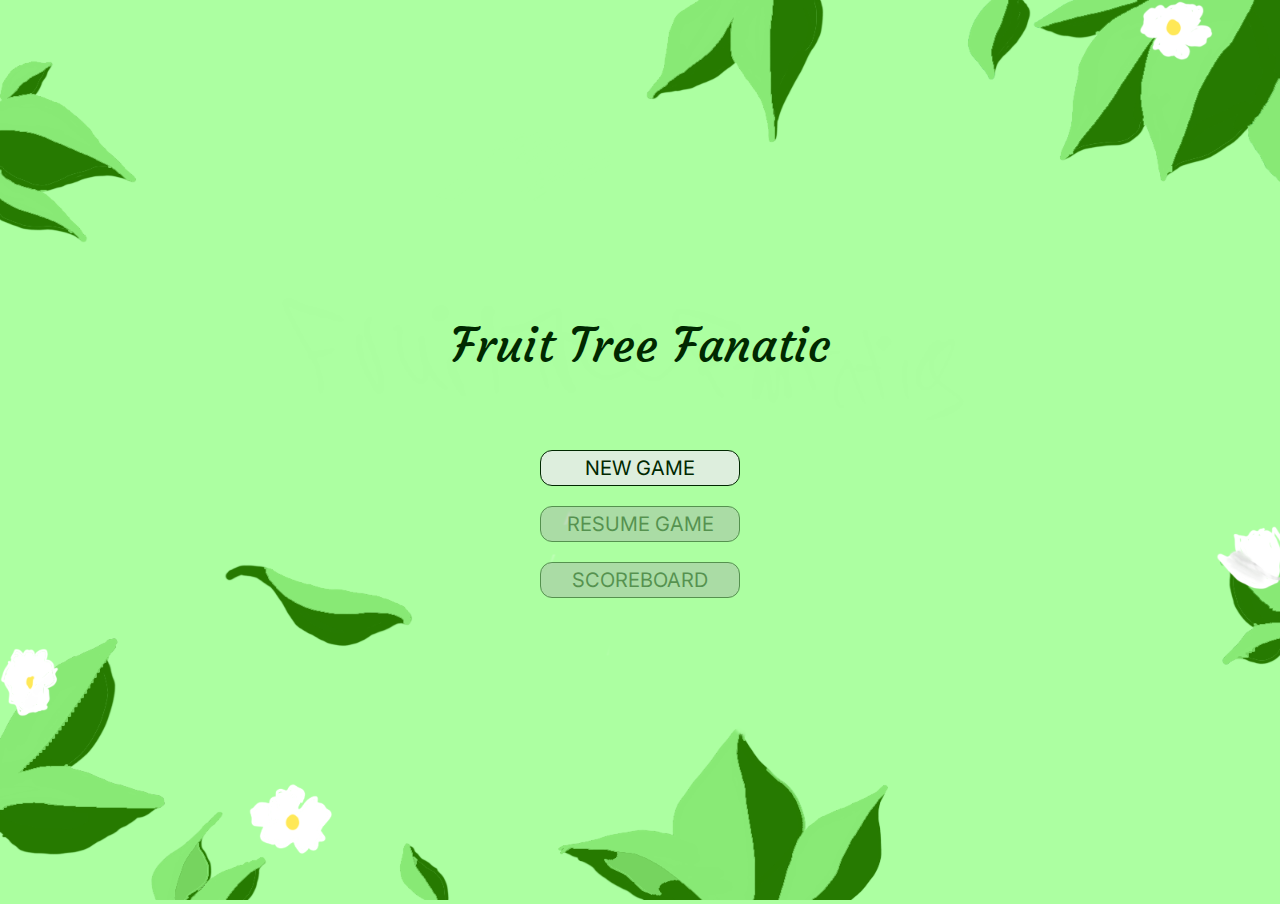
<file: index.html>
<!DOCTYPE html>
<html lang='en'>
	<head>
		<meta charset="utf-8">
		<meta name="viewport" content="width=device-width, initial-scale=1">
		<title>Fruit Tree Fanatic</title>

		<link rel="preconnect" href="https://fonts.googleapis.com">
		<link rel="preconnect" href="https://fonts.gstatic.com" crossorigin>
		<link href="https://fonts.googleapis.com/css2?family=Courgette&family=Inter&display=swap" rel="stylesheet">

		<link rel='stylesheet' href='./css/ftf.css'></link>
		<link rel='stylesheet' href='./css/index.css'>

		<link rel="shortcut icon" href="images/peach.ico" type="image/x-icon">
		<link rel="icon" href="images/peach.ico" type="image/x-icon">
	</head>
	<body class='index'>
		<!-- leaf border image -->
		<img src="images/homePageImg.png" class="homeBackground">

		<!-- background music -->
		<audio loop src="./audio/FTFGeneralMusic.mp3" id="generalTheme"></audio>

	
    <!-- Mute button -->
	<div id="muteDiv" class='index hidden'>
		<button class="muteBtn" onclick="toggleSound()">
			<img src="./images/mute.png" class="muteImg">
		</button>
	</div>

		<!--  secondLayer -->
		<header id='main-title' class="secondLayer">Fruit Tree Fanatic</header>

		<div id='main-buttons' class="secondLayer">
			<a id='new-game-link' href='new-game.html'><button id='new-game' class='index'>New Game</button></a>
			<br>
			<button id='resume-game' class='index' onclick="location.href = 'main-page.html'">Resume Game</button>
			<br>
			<button id='toScoreboard' class='index' onclick="location.href = 'scoreboard.html'">Scoreboard</button>
		</div> <!-- end of main-buttons -->

		<script src='ftf.js' type="text/javascript"></script>
	</body>
</html>
</file>
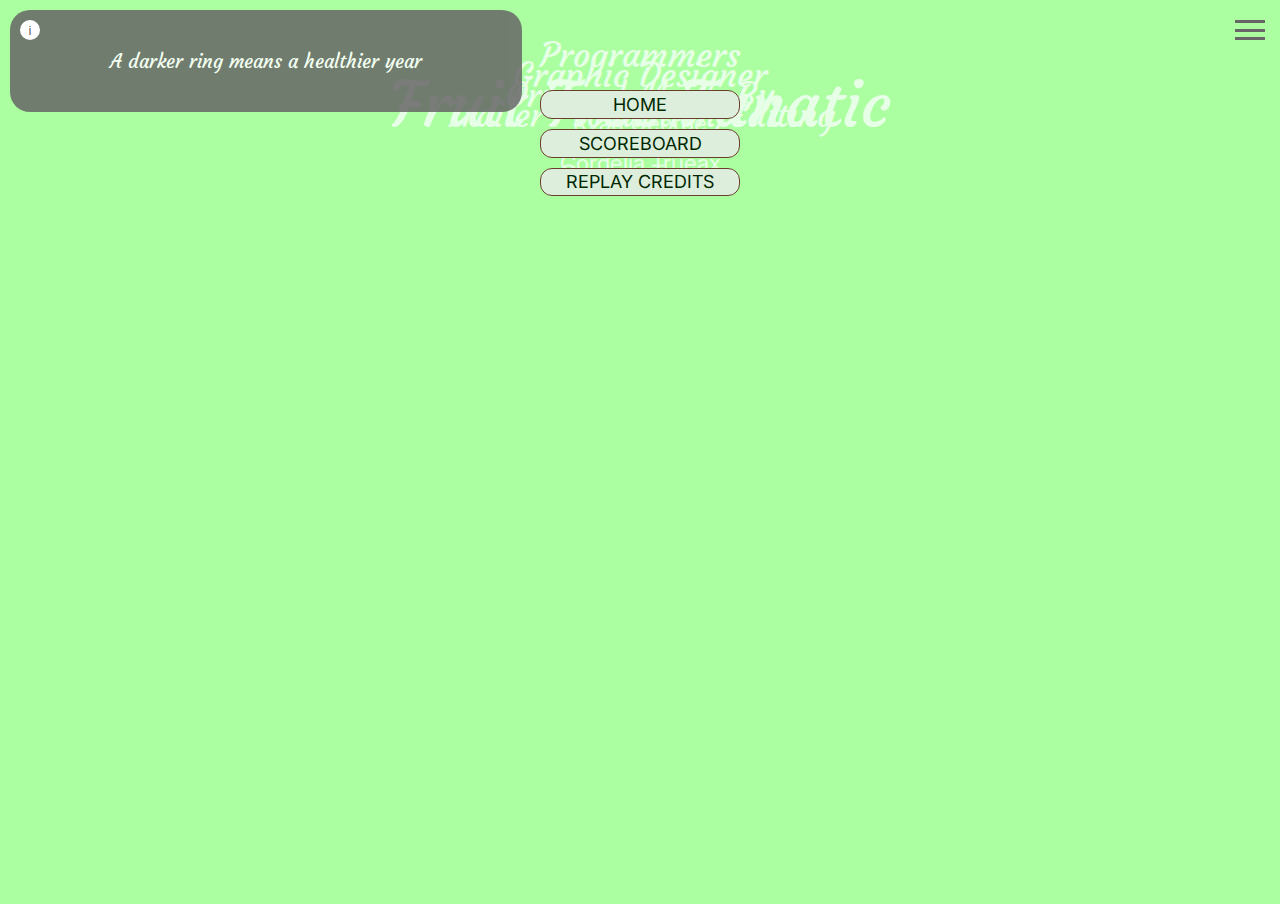
<file: end-page.html>
<!DOCTYPE html>
<html lang='en'>
	<head>
		<meta charset="utf-8">
		<meta name="viewport" content="width=device-width, initial-scale=1">
		<title>Credits</title>

		<link rel="preconnect" href="https://fonts.googleapis.com">
		<link rel="preconnect" href="https://fonts.gstatic.com" crossorigin>
		<link href="https://fonts.googleapis.com/css2?family=Courgette&family=Inter&display=swap" rel="stylesheet">

		<link rel='stylesheet' href='./css/ftf.css'></link>
		<link rel='stylesheet' href='./css/end-page.css'></link>

		<link rel="shortcut icon" href="images/peach.ico" type="image/x-icon">
		<link rel="icon" href="images/peach.ico" type="image/x-icon">
	</head>
	<body>

		<div id="transition"></div>
		
		<button id='infoBtn' class='white' onclick=toggleInfo()>i</button>
		<div id='infoMain' class=''>
      		<p id='infoMainText'>A darker ring means a healthier year</p>
  		</div>

		<!-- Background music -->
		<audio src="./audio/FTFGeneralMusic.mp3" id="generalTheme"></audio>
		
		<!-- button to open menu -->
		<button onclick=toggleMainMenu() id='menuOpen'>
        		<div class="menuDash"></div>
        		<div class="menuDash"></div>
        		<div class="menuDash"></div>
      		</button>
		
		<div id='mainMenu'>
      			<button class='mainMenuBtn' onclick="endPageHomeBtn()">home</button>
      			<button class='mainMenuBtn' onclick=toggleMainMenu()>close</button>
    		</div> <!-- end of mainMenu -->

		<div id='creditWindow'>
			<div class='creditDiv' id='titleCredit'>
				<p>Fruit Tree Fanatic</p>
			</div> <!-- end of creditDiv / titleCredit -->
			<div class='creditDiv'>
				<p class='creditSectionText'>Programmers</p>
				<p>Ryan George</p>
				<p>Cordelia Trueax</p>
			</div><br> <!-- end of creditDiv -->

			<div class='creditDiv'>
				<p class='creditSectionText'>Graphic Designer</p>
				<p>Cordelia Trueax</p>
			</div><br> <!-- end of creditDiv -->

			<div class='creditDiv'>
				<p class='creditSectionText'>Original Music By</p>
				<p>Cordelia Trueax</p>
			</div><br> <!-- end of creditDiv -->

			<div class='creditDiv'>
				<p class='creditSectionText'>Trailer Production/Editing</p>
				<p>Rocky Hellis</p>
			</div><br> <!-- end of creditDiv -->

			<div id='btnDiv'>
				<button class='end-page' onclick='endPageHomeBtn()'>Home</button>
				<button class='end-page' onclick='endToScoreBtn()'>Scoreboard</button>
				<button class='end-page' onclick='location.reload()'>Replay Credits</button>
			
			</div>
			
			<div id='labelsDiv'>
				<!-- generated in js -->
			</div>
	

		</div> <!-- end of creditWindow -->
	
    <canvas id="canvas"></canvas>

	</body>
	<script src='ftf.js' type="text/javascript"></script>
    <script src = 'endPageCanvas.js' type="text/javascript"></script>
</html>
</file>
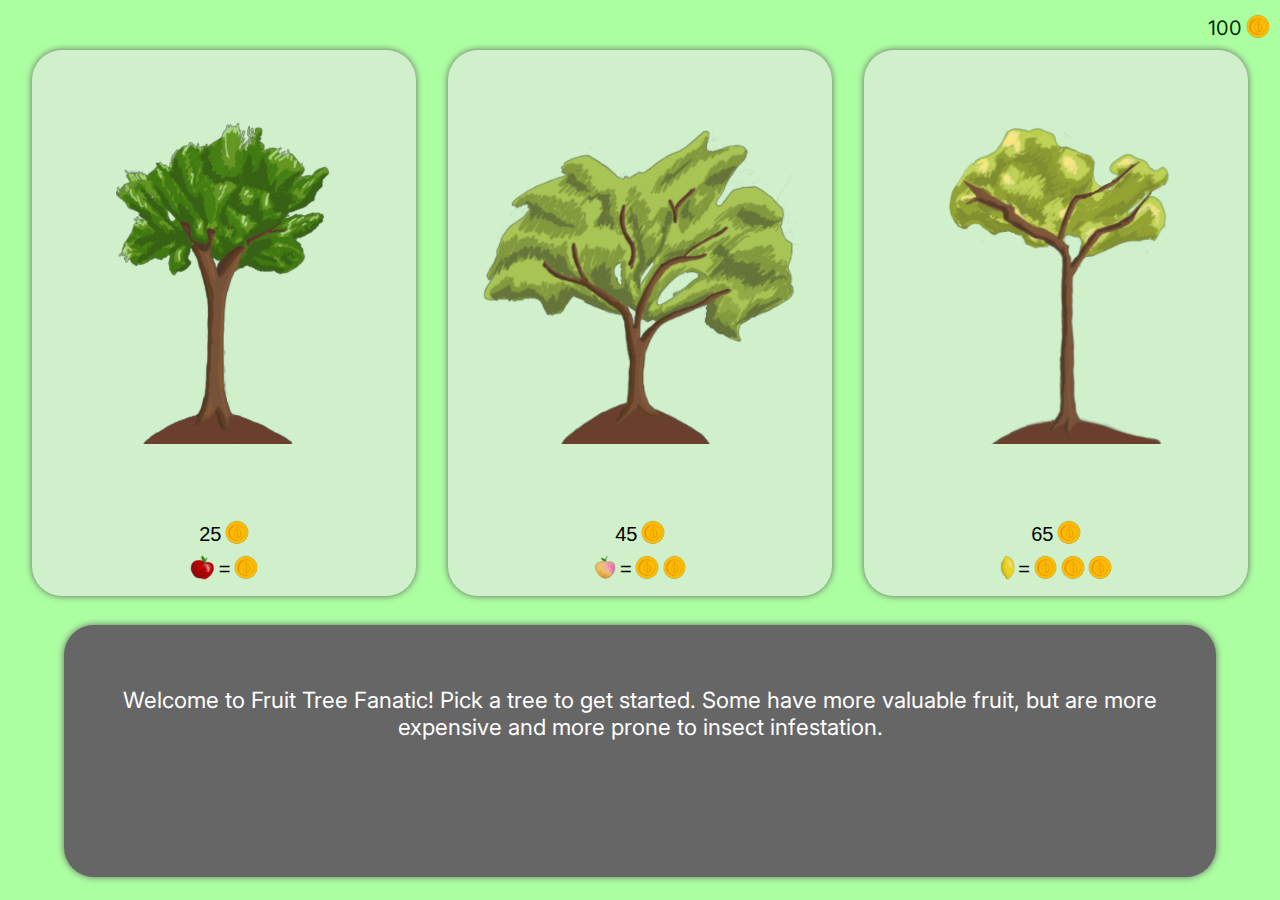
<file: new-game.html>
<!DOCTYPE html>
<html lang='en'>
  <head>
    <meta charset="utf-8" />
    <meta name="viewport" content="width=device-width, initial-scale=1" />
    <title>New Game</title>

    <link rel="preconnect" href="https://fonts.googleapis.com" />
    <link rel="preconnect" href="https://fonts.gstatic.com" crossorigin />
    <link href="https://fonts.googleapis.com/css2?family=Courgette&family=Inter&display=swap" rel="stylesheet"/>

    <link rel="stylesheet" href="./css/ftf.css" />
    <link rel="stylesheet" href="./css/new-game.css" />

    <link rel="shortcut icon" href="images/peach.ico" type="image/x-icon">
    <link rel="icon" href="images/peach.ico" type="image/x-icon">
  </head>
  <body>

    <!-- Background music -->
    <audio loop src="./audio/FTFGeneralMusic.mp3" id="generalTheme"></audio>

    <!-- Mute button -->
		<div id="muteDiv" class='hidden'>
			<button class="muteBtn" onclick="toggleSound()">
				<img src="./images/mute.png" class="muteImg">
			</button>
		</div>

    <div id='coinDisplay' class='new-game'>
      <p class='coinText dark-green' id='coinDisplayText'>100</p>
      <img src="./images/coin.png" class="costImg" />
    </div>

    <div id="tree-options">
      <button class="option" onclick="newTreeSelection('apple', 25)">
        <img
          src="./images/appleTree/appleTree1.png" class="treeImg"
        />

        <div class="price">
          <p class="coinText">25</p>
          <img src="./images/coin.png" class="costImg" />
        </div>

        <div class="cost">
          <img src="./images/apple.png" class="costImg" />
          <p class="coinText equal">=</p>
          <img src="./images/coin.png" class="costImg" />
        </div>

      </button> <!-- end of option -->

      <button class="option" onclick="newTreeSelection('peach', 45)">
        <img src="./images/peachTree/peachTree1.png" class="treeImg"/>

        <div class="price">
          <p class="coinText">45</p>
          <img src="./images/coin.png" class="costImg" />
        </div>

        <div class="cost">
          <img src="./images/peach.png" class="costImg" />
          <p class="coinText equal">=</p>
          <img src="./images/coin.png" class="costImg" />
          <img src="./images/coin.png" class="costImg" />
        </div>
        
      </button> <!-- end of option -->

      <button class="option" onclick="newTreeSelection('lemon', 65)">
        <img
          src="./images/lemonTree/lemonTree1.png" class="treeImg"/>

        <div class="price">
          <p class="coinText">65</p>
          <img src="./images/coin.png" class="costImg" />
        </div>

        <div class="cost">
          <img src="./images/lemon.png" class="costImg" />
          <p class="coinText equal">=</p>
          <img src="./images/coin.png" class="costImg" />
          <img src="./images/coin.png" class="costImg" />
          <img src="./images/coin.png" class="costImg" />
        </div>
        
      </button> <!-- end of option -->
    </div>
    <!-- end of tree options -->
    <div id="info-new">
        <!-- feel free to change this \/ -->
      <p>Welcome to Fruit Tree Fanatic! Pick a tree to get started. Some have more valuable fruit, but are more expensive and more prone to insect infestation.</p>
    </div>
    <!-- end of info -->

    <script src="ftf.js" type="text/javascript"></script>
  </body>
</html>
</file>
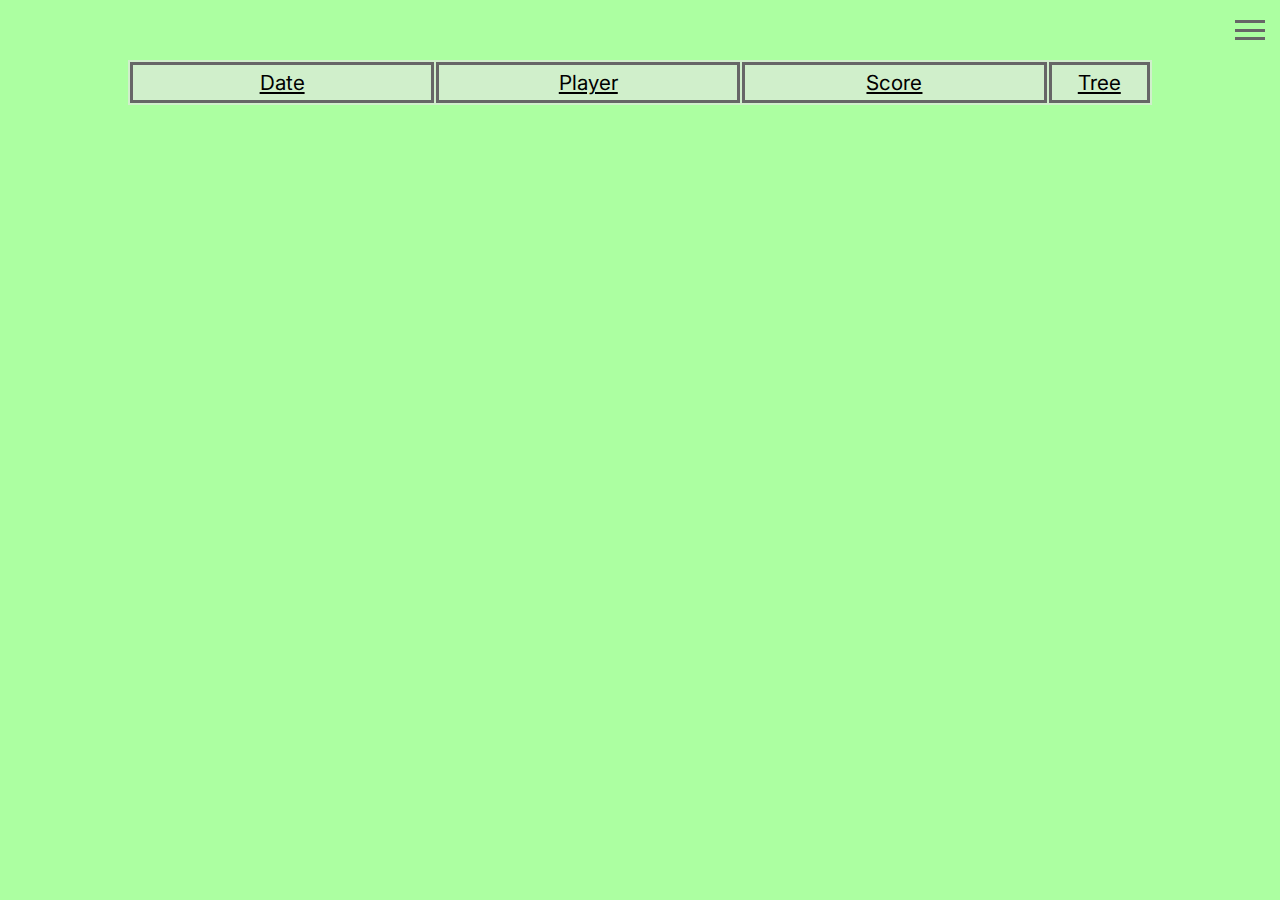
<file: scoreboard.html>
<!DOCTYPE html>
<html lang='en'>
<head>
	<meta charset="utf-8">
	<meta name="viewport" content="width=device-width, initial-scale=1">
	<title>Scoreboard</title>

	<link rel="preconnect" href="https://fonts.googleapis.com">
	<link rel="preconnect" href="https://fonts.gstatic.com" crossorigin>
	<link href="https://fonts.googleapis.com/css2?family=Courgette&family=Inter&display=swap" rel="stylesheet">

	<link rel='stylesheet' href='./css/ftf.css'>
	<link rel='stylesheet' href='./css/scoreboard.css'>

	<link rel="shortcut icon" href="images/peach.ico" type="image/x-icon">
	<link rel="icon" href="images/peach.ico" type="image/x-icon">
</head>
<body>

	<div id="transition"></div>
	
	<button onclick=toggleMainMenu() id='menuOpen'>
        <div class="menuDash"></div>
        <div class="menuDash"></div>
        <div class="menuDash"></div>
      </button>
	<!-- menu -->
	<div id='mainMenu'>
      <button class='mainMenuBtn' onclick="location.replace('index.html')">home</button>
      <button class='mainMenuBtn' onclick=clearScoreData()>clear scores</button>
      <button class='mainMenuBtn' onclick=toggleMainMenu()>close</button>
    </div> <!-- end of mainMenu -->

	<table id='scoreboard'>
		<thead>
			<td class='date'>Date</td>
			<td>Player</td>
			<td>Score</td>
			<td>Tree</td>
		</thead>
		<tbody id='scores'>
			
		</tbody>
	</table>
	<br>

	<script type="text/javascript" src='ftf.js'></script>
</body>
</html>
</file>
<file: css/ftf.css>
:root {
  --light-green: #acffa1; /*Mint Green*/
  --dark-green: #002800; /*Dark Green*/
  --lighter-green: #d0efcb; /*Tea Green*/
  --grey: #666; /*Granite Gray*/
  --brown: #6a3e2d; /*Van Dyke Brown*/
  --lightBrown: #c4ad8d;
  --ph-color: black; /*to be changed in js*/
  --padding-top: 2%; /*to be changed in js*/
  font-family: "Inter", sans-serif;
}

* {
  box-sizing: border-box;
}

/* makes it so height can be used for elements later on */
html {
  height: 100%;
}

body {
  display: inline-block;
  width: 100%;
  height: 100%;
  margin: 0;
  padding: 0;
  background: var(--light-green);
}

/* centers all images */
img {
  position: relative;
  margin: auto;
}

/* to remove link color from button text */
button {
  color: black;
}

/*removes link underlines thoroughly*/
a:link {
  text-decoration: none !important;
}
a:hover {
  text-decoration: none !important;
}
a:active {
  text-decoration: none !important;
}
a:visited {
  text-decoration: none !important;
}

.hidden {
  display: none !important;
  border: none !important;
}

p.coinText {
  display: inline-block;
  font-size: 20px;
  margin: 0;
}

p.dark-green {
  color: var(--dark-green);
}

.costImg {
  height: 25px;
  display: inline-block;
  margin: 0;
  position: relative;
  top: 4px;
}

.cost {
  margin: 5px auto;
}

.price {
  margin: 0 auto;
}


#mainMenu {
  position: fixed;
  display: flex;
  flex-direction: column;
  z-index: 8;
  right: -50%;
  top: 5%;
  transition: right 1s;
  width: 25%;
  border: 1px solid black;
}

#mainMenu.show {
  right: 0;
}

#menuOpen {
  position: absolute;
  top: 4px;
  right: 4px;
  margin: 11px;
  margin-bottom: 0;
  padding: 0;
  float: right;
  border: none;
  display: flex;
  flex-direction: column;
  width: 30px;
  height: 30px;
  background: inherit;
  align-content: space-between;
  justify-content: space-evenly;
  z-index: 2;
}

.menuDash {
  width: 100%;
  height: 10%;
  background: var(--grey);
}

.mainMenuBtn {
  background: lightgrey;
  padding: .5em;
  font-size: 1.2em;
  border: 2px solid black;
  color: #000;
  text-transform: uppercase;
  opacity: 0.6;
}

.mainMenuBtn:hover {
  opacity: 1;
}

/*for a fade out effect between levels*/
#transition {
  position: absolute;
  top: 0;
  height: 100%;
  width: 100%;
  margin: 0;
  background: #000;
  opacity: 0; 
  transition: none;
  z-index: 0;
  transition-timing-function: linear;
}

#transition.faded {
  transition: opacity 1s;
  z-index: 5;
  opacity: 0.5;
}

#transition.on {
  z-index: 7;
  opacity: 1;
}

@media (max-width: 450px) {
  #mainMenu {
    width: 50%;
  }
}
</file>
<file: css/index.css>
:root {
  --light-green: #acffa1; /*Mint Green*/
  --dark-green: #002800; /*Dark Green*/
  --lighter-green: #d0efcb; /*Tea Green*/
  --grey: #666; /*Granite Gray*/
  --brown: #6a3e2d; /*Van Dyke Brown*/
  --lightBrown: #c4ad8d;
  --ph-color: black; /*to be changed in js*/
  --padding-top: 2%; /*to be changed in js*/
  font-family: "Inter", sans-serif;
}

#main-title {
  width: 100%;
  text-align: center;
  font-family: "Courgette", sans-serif;
  font-size: 3em;
  color: var(--dark-green);
  position: absolute;
  top: 35%;
}

@media (max-width: 450px) {
  #main-title {
    top: 35%;
    font-size: 2.3em;
  }
}

#main-buttons {
  position: absolute;
  width: 100%;
  top: 50%;
  margin: 0 /*30%*/;
}

button.index {
  display: block;
  margin: 0 auto;
  font-size: 20px;
  font-family: inherit;
  border-radius: 12px;
  border: 1px var(--dark-green) solid;
  color: var(--dark-green);
  text-transform: uppercase;
  background: #ded;
  width: 200px;
  height: 1.8em;
}

button.index:hover {
  background: #cdc;
}
button.index:focus {
  background: #bcb;
}
button.index:disabled {
  background: #aba;
  opacity: 0.5;
}

/* makes background size of screen and puts behind other elements */
.homeBackground {
  width: 100%;
  height: 100%;
  position: relative;
  z-index: 1;
}

/* puts other elements on top */
.secondLayer {
  position: relative;
  z-index: 2;
}
</file>
<file: css/end-page.css>
:root {
  --light-green: #acffa1; /*Mint Green*/
  --dark-green: #002800; /*Dark Green*/
  --lighter-green: #d0efcb; /*Tea Green*/
  --grey: #666; /*Granite Gray*/
  --brown: #6a3e2d; /*Van Dyke Brown*/
  --lightBrown: #c4ad8d;
  --margin-top: 0; /*to be changed in js*/
  --label-margin : 0; /*also to be changed in js*/
  font-family: "Inter", sans-serif;
}

canvas {
  display: block;
  margin: var(--margin-top) auto;
  padding: 0;
}

.leftSideText {
  float: left;
  width: 25%;
  font-size: 18px;
  margin: 3%;
}

.endPageHeader {
  font-family: "Courgette", sans-serif;
}

#creditWindow {
  margin: 0;
  padding: 0;
  position: absolute;
  top: 0;
  width: 100%;
  height: 100%;
  overflow: hidden;
}

.creditDiv {
  position: absolute;
  margin: 0;
  width: 100%;
  /*color: var(--dark-green);*/
  color: rgb(231, 255, 231); /*almost white, little green*/
  background-color:transparent;
  text-align: center;
  font-size: 1.4em;
  transition: top 16s;
  transition-timing-function: linear;
}

#btnDiv {
  position: absolute;
  margin: 0 auto;
  width: 100%;
  transition: all 8s;
  transition-timing-function: linear;
}

button.end-page {
  display: block;
  margin: 10px auto;
  font-size: 18px;
  font-family: inherit;
  border-radius: 12px;
  border: 1px var(--brown) solid;
  color: var(--dark-green);
  text-transform: uppercase;
  background: #ded;
  width: 200px;
  height: 1.6em;
}

.creditSectionText {
  font-size: 1.5em;
  font-family: 'Courgette', sans-serif;
}

#titleCredit {
  font-family: "Courgette", sans-serif;
  font-size: 4em;
}

#labelsDiv {
  width:100%; 
  text-align: center;
  position:absolute;
  margin: 0 auto;
  transition: all 8s;
  transition-timing-function: linear;
} 

.lbl {
  width:100%;
  position: absolute; 
  font-family:  "Inter", sans-serif;
  font-size:1em;
  color:black;
}

.bottomLbl {
  color:white;
  font-family: "Courgette", sans-serif;
  font-size: 1.5em;
  bottom: 10%;
}

#infoMain {
  position: absolute;
  top: 10px;
  left: 10px;
  z-index: 3;
  background: var(--grey);
  border-radius: 20px;
  max-height: 60%;
  width: 40%;
  opacity: 0.85;
  padding: 20px;
  color: white;
  font-family: 'Courgette', sans-serif;
  text-align: center;
  font-size: 1.2em;
}

#infoBtn {
  width: 20px;
  height: 20px;
  border-radius: 20px;
  border: 2px solid var(--grey);
  background: var(--grey);
  color: #FFF;
  position: absolute;
  top: 20px;
  left: 20px;
  z-index: 4;
}

#infoBtn.white {
  color: var(--grey);
  border-color: #FFF;
  background: #FFF;
}
</file>
<file: css/new-game.css>
:root {
  --light-green: #acffa1; /*Mint Green*/
  --dark-green: #002800; /*Dark Green*/
  --lighter-green: #d0efcb; /*Tea Green*/
  --grey: #666; /*Granite Gray*/
  --brown: #6a3e2d; /*Van Dyke Brown*/
  --lightBrown: #c4ad8d;
  --ph-color: black; /*to be changed in js*/
  --padding-top: 2%; /*to be changed in js*/
  font-family: "Inter", sans-serif;
}


#tree-options {
  width: 100%;
  height: 65%;
  display: flex;
  justify-content: space-evenly;
  padding: 0;
  padding-top: 10px;
  margin: 0;
}

.option {
  width: 30%;
  height: 95%;
  background: var(--lighter-green);
  border-radius: 30px;
  box-shadow: 0 0 7px var(--grey);
  transition: box-shadow, 0.5s;
  display: inline-block;
  display: flex;
  flex-direction: column;
  padding-bottom: 10px;
  overflow: hidden;
  color: #000;
}

.option:hover {
  box-shadow: 0px 0px 15px #666;
}

.equal {
  margin: 0 20px;
}

#coinDisplay.new-game {
  float: right;
  padding: 10px;
  padding-bottom: 0;
}

button {
  border: none;
}

#info-new {
  background: var(--grey);
  opacity: 1;
  border-radius: 30px;
  height: 28%;
  width: 90%;
  margin: 0 auto;
  box-shadow: 0 0 7px var(--grey);
  padding: 3%;
}

#info-new p {
  color: white;
  text-align: center;
  font-size: 1.4em;
}

@media (min-width: 751px) {
  .treeImg {
    height: 60%;
  }
}

@media (max-width: 750px) {
  .treeImg {
    width: 80%;
    margin-bottom: 10%;
  }

  .treeImg[src*='peach'] {
    width: 100%;
  }
}

@media (max-width: 450px) {
  #tree-options {
    height: 45%;
  }

  #info-new {
    height: 48%;
    padding: 6%;
  }

  .cost {
    white-space: nowrap;
  }

  .costImg {
    height: 20px !important;
  }
}
</file>
<file: css/scoreboard.css>
:root {
  --light-green: #acffa1; /*Mint Green*/
  --dark-green: #002800; /*Dark Green*/
  --lighter-green: #d0efcb; /*Tea Green*/
  --grey: #666; /*Granite Gray*/
  --brown: #6a3e2d; /*Van Dyke Brown*/
  --lightBrown: #c4ad8d;
  font-family: "Inter", sans-serif;
}

#scoreboard {
	width: 80%;
	margin: 60px auto;
	/*padding-bottom: 60px;*/
	background: var(--lighter-green);
}

td {
	border: solid var(--grey);
	text-align: center;
	width: 30%;
}

thead td {
	padding: 5px;
	text-decoration: underline;
	font-size: 1.3em;
}

.initials {
	font-size: 1.2em;
}

#trBuffer {
	opacity: 0;
	height: 50px;
	background: var(--light-green) !important;
	margin-bottom: 50px;
}

#menuOpen {
	position: fixed;
	top: 4px;
	right: 4px;
}
</file>
